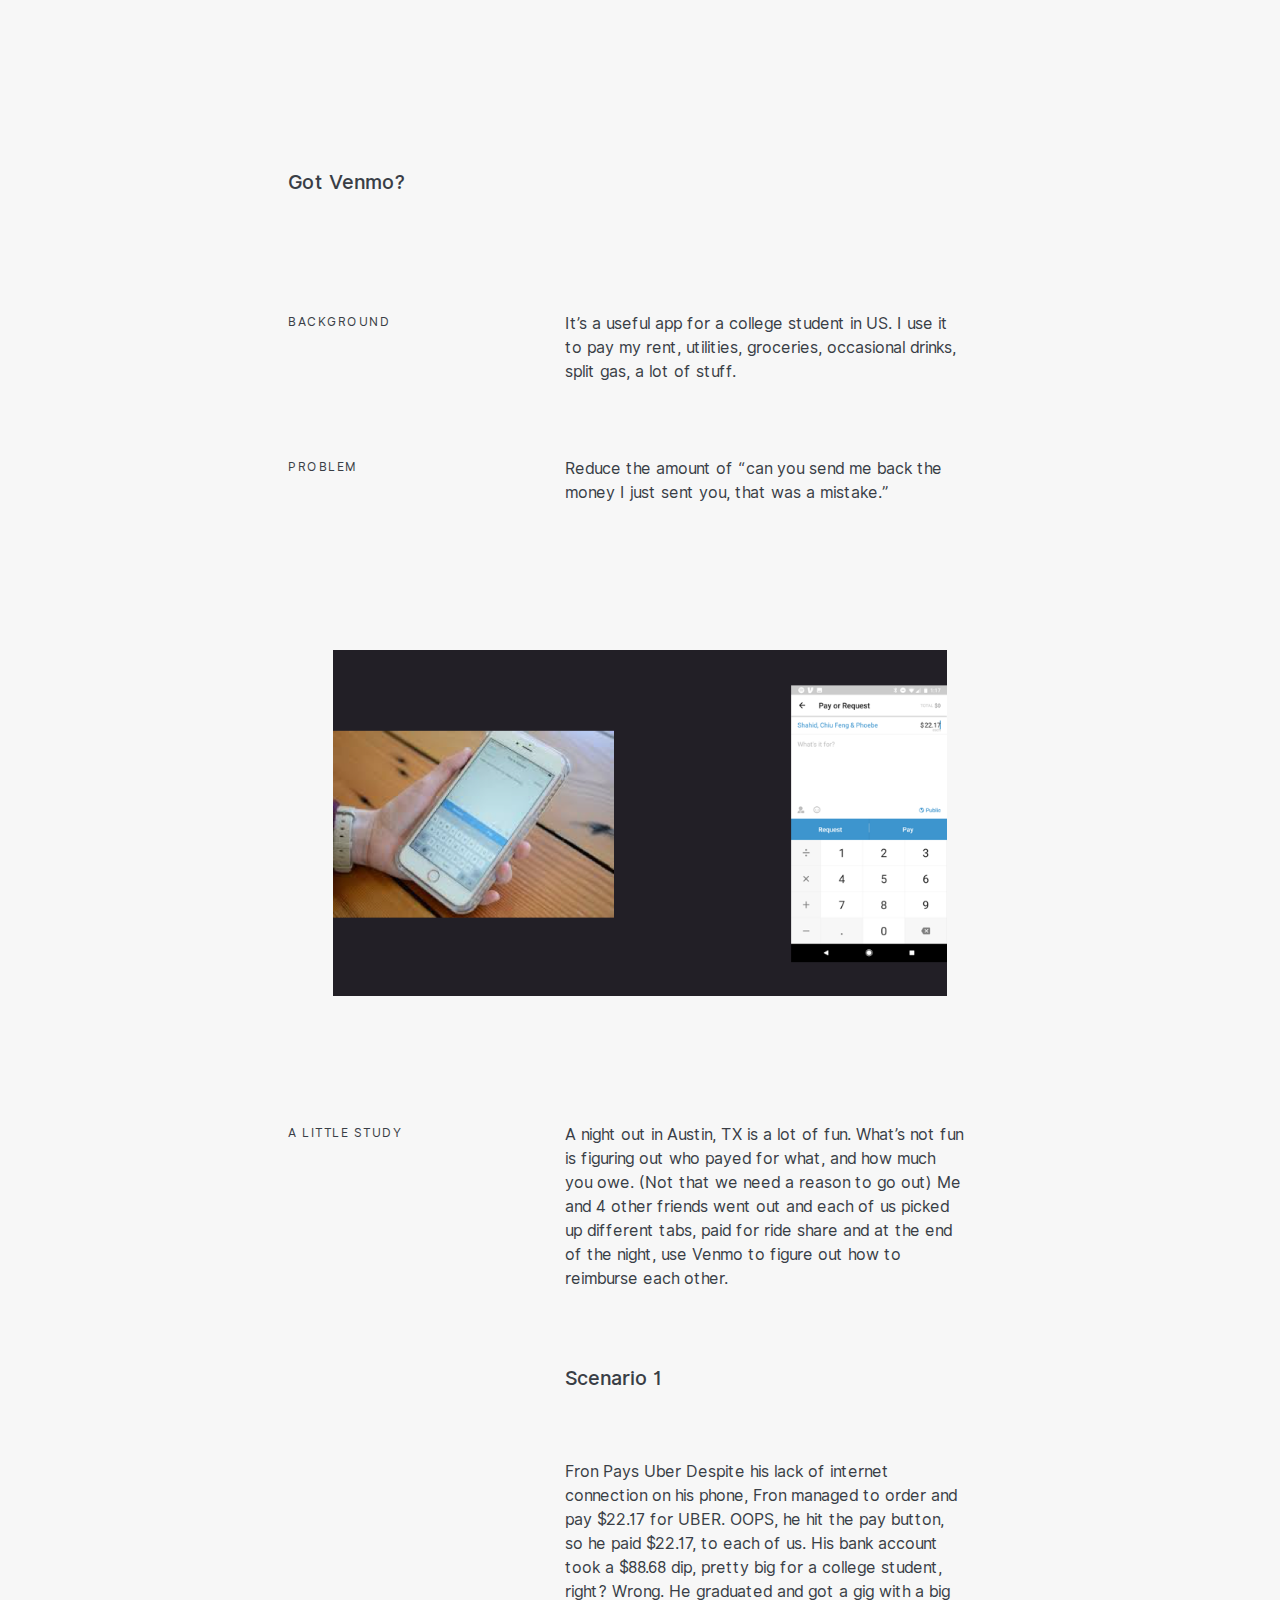
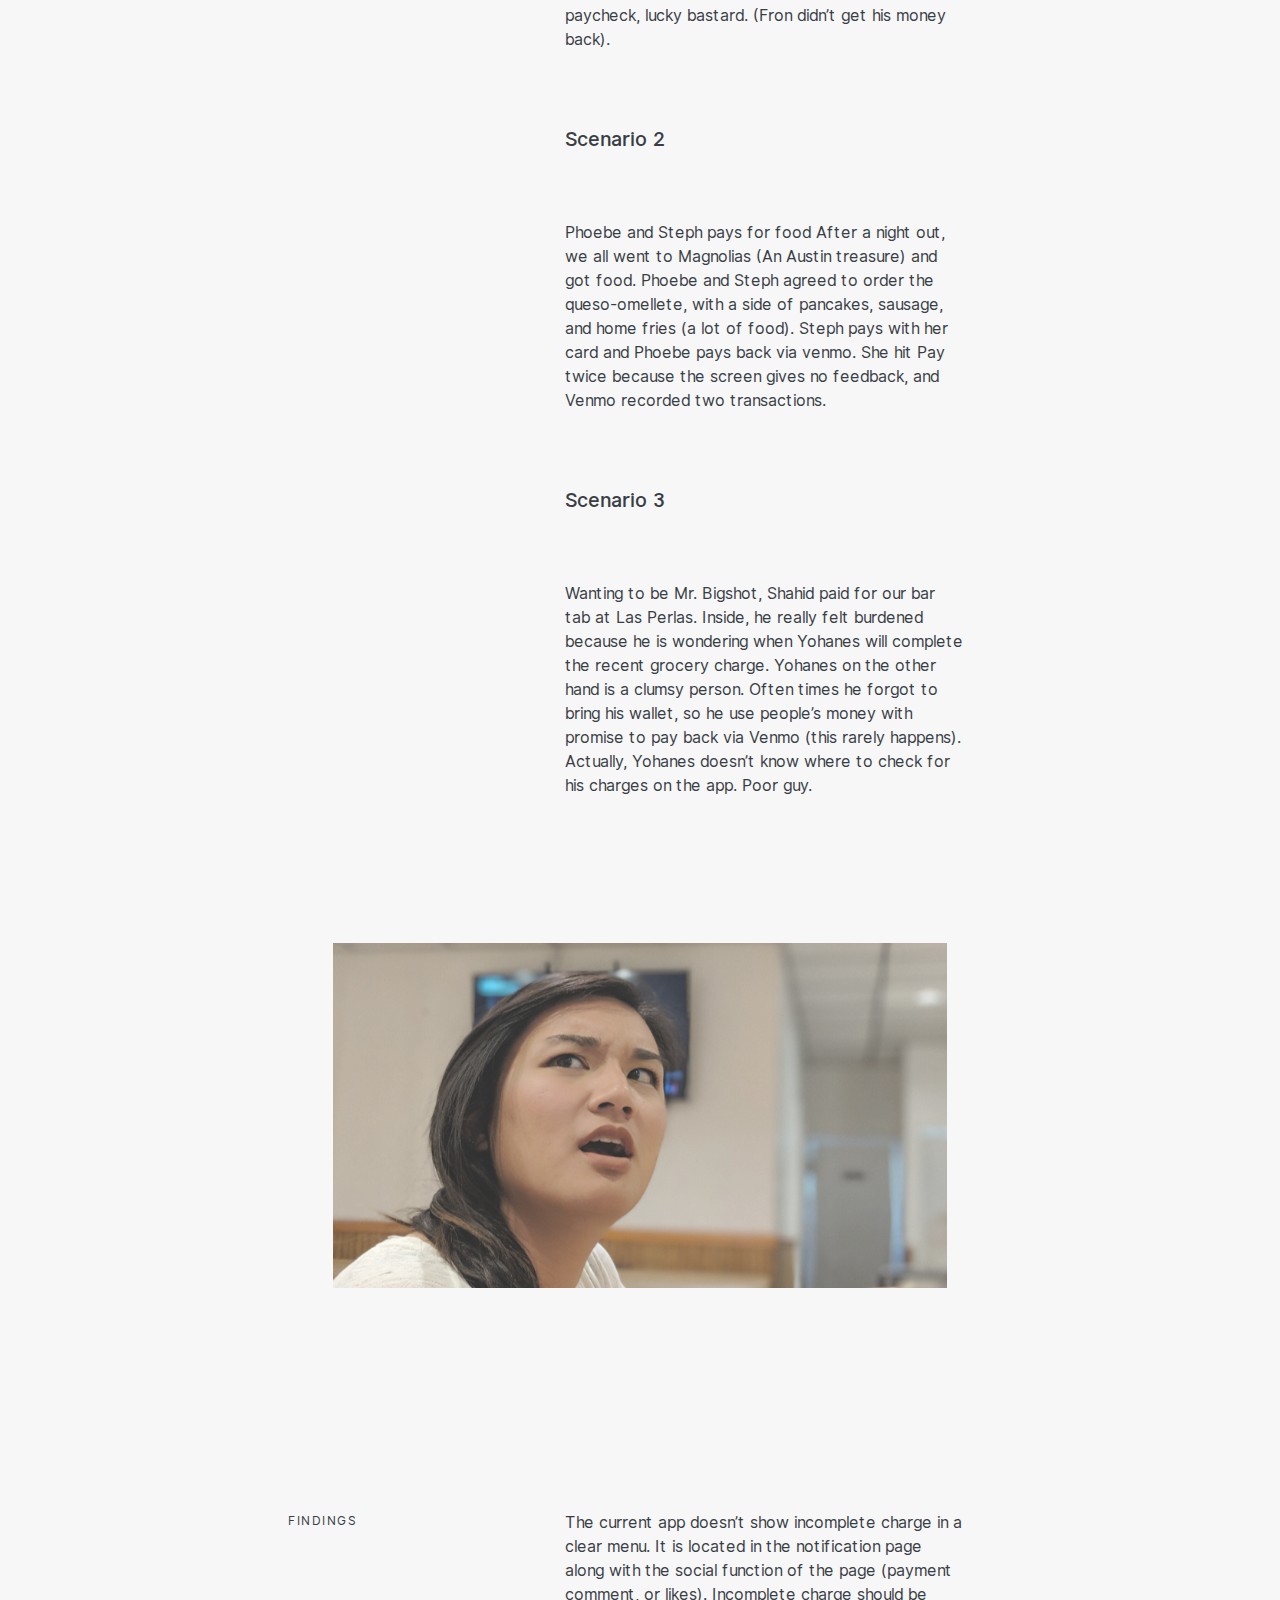
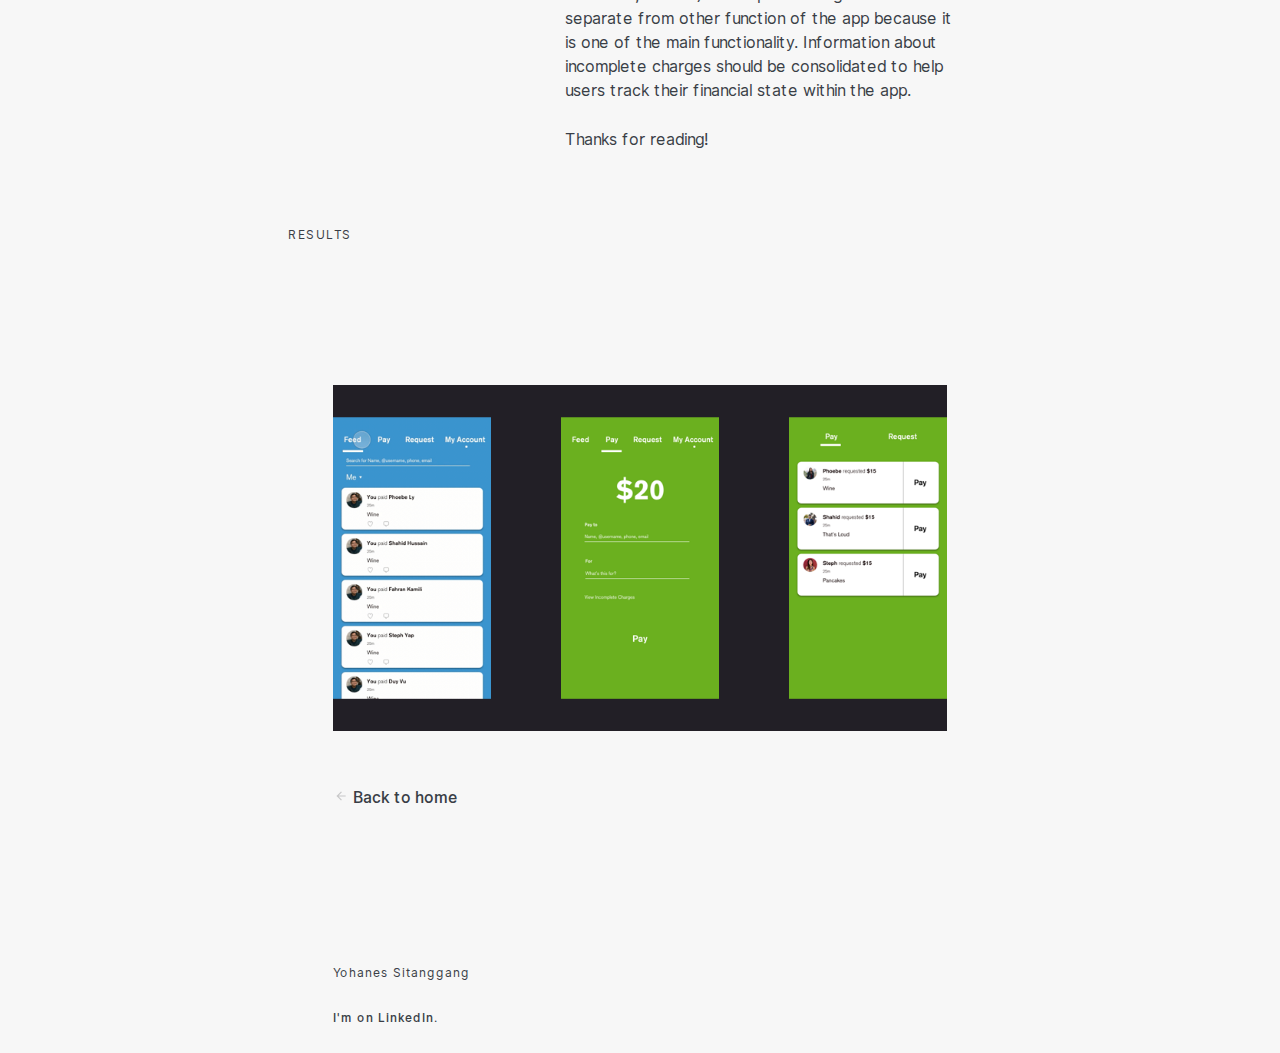
<file: venmo.html>
<!DOCTYPE html>
<html lang="en">
<head>


  <!-- Basic Page Needs
  –––––––––––––––––––––––––––––––––––––––––––––––––– -->
  <meta charset="utf-8">
  <title>Yohanes Sitanggang</title>
  <meta name="description" content="I'm Yohanes Sitanggang, a Product Designer at GetCraft."
  <meta name="author" content="">

  <!-- Mobile Specific Metas
  –––––––––––––––––––––––––––––––––––––––––––––––––– -->
  <meta name="viewport" content="width=device-width, initial-scale=1">

  <!-- CSS
  –––––––––––––––––––––––––––––––––––––––––––––––––– -->
  <link rel="stylesheet" href="css/normalize.css">
  <link rel="stylesheet" href="css/skeleton.css">
  <link rel="stylesheet" href="css/main.css">
  <link rel="stylesheet" href="css/animate.css">
  <link rel="stylesheet" href="css/hover.css">

  <!-- Favicon
  –––––––––––––––––––––––––––––––––––––––––––––––––– -->
  <link rel="icon" type="image/png" href="images/dot.png">

  <!-- jsQuery
    –––––––––––––––––––––––––––––––––––––––––––––––––– -->

  <script src="https://ajax.googleapis.com/ajax/libs/jquery/3.1.0/jquery.min.js"></script>
  <script>
  $(document).ready(function(){
      $("#moon").click(function(){
          $("body").addClass("day");
          $("body").removeClass("night");
      });
      $("#sun").click(function(){
          $("body").removeClass("day");
          $("body").addClass("night");
      });
  });

</script>


<script>
// Set the date we're counting down to
var countDownDate = new Date("June 1, 2018 09:00:00").getTime();

// Update the count down every 1 second
var x = setInterval(function() {

    // Get todays date and time
    var now = new Date().getTime();

    // Find the distance between now and the count down date
    var distance = now - countDownDate;

    // Time calculations for days, hours, minutes and seconds
    var days = Math.floor(distance / (1000 * 60 * 60 * 24));
    var hours = Math.floor((distance % (1000 * 60 * 60 * 24)) / (1000 * 60 * 60));
    var minutes = Math.floor((distance % (1000 * 60 * 60)) / (1000 * 60));
    var seconds = Math.floor((distance % (1000 * 60)) / 1000);

    // Output the result in an element with id="counter"
    document.getElementById("counter").innerHTML = days + " days, " + hours + " hour" + (hours === 1 ? "" : "s") + ", " + minutes + " minute" + (minutes === 1 ? "" : "s") + ", and "  + seconds + " second" + (seconds === 1 ? "" : "s");

    // If the count down errors, write some text
    if (distance < 0) {
        clearInterval(x);
        document.getElementById("counter").innerHTML = "2 years";
    }
}, 1000);
</script>

    <!-- Google Analytics
    –––––––––––––––––––––––––––––––––––––––––––––––––– -->

  <script>
        (function(i,s,o,g,r,a,m){i['GoogleAnalyticsObject']=r;i[r]=i[r]||function(){
        (i[r].q=i[r].q||[]).push(arguments)},i[r].l=1*new Date();a=s.createElement(o),
        m=s.getElementsByTagName(o)[0];a.async=1;a.src=g;m.parentNode.insertBefore(a,m)
        })(window,document,'script','//www.google-analytics.com/analytics.js','ga');

        ga('create', 'UA-48335777-1', 'auto');
        ga('send', 'pageview');

    </script>

    <script>
      var trackOutboundLink = function(url) {
         ga('send', 'event', 'outbound', 'click', url, {
           'transport': 'beacon',
           'hitCallback': function(){document.location = url;}
         });
      }
    </script>

</head>
<body>

  <!-- Primary Page Layout
  –––––––––––––––––––––––––––––––––––––––––––––––––– -->

<body class="night">
<div class="venmo-hero-image">
  <div class="hero-text">
  </div>
</div>
<div class="spacer48"></div>
<div class="container animated fadeIn one">
  <div class ="row">
    <div class ="four columns">
      <h1>Got Venmo?</h1>
    </div>
  </div>
  <div class="spacer48"></div>
  <div class="row group">
    <div class="three columns icon">
   		<h4>Background</h4>
    </div>
    <div class="seven columns offset-by-two">
      <div class="animated fadeIn two">
       <p>It’s a useful app for a college student in US. I use it to pay my rent, utilities, groceries, occasional drinks, split gas, a lot of stuff.</p>
      </div>
    </div>
  </div>
  <div class="spacer48"></div>
  <div class="row group">
    <div class="three columns icon">
   		<h4>Problem</h4>
    </div>
    <div class="seven columns offset-by-two">
      <div class="animated fadeIn two">
       <p>Reduce the amount of “can you send me back the money I just sent you, that was a mistake.”</p>
      </div>
    </div>
  </div>
</div>

<div class="row">
  <div class="six columns offset-by-three">
    <img class="u-max-full-width" src="images/venmo-current.png">
  </div>
</div>
<div class = "container animated fadeIn two">
  <div class="row group">
    <div class="three columns icon">
   		<h4>A little study</h4>
    </div>
    <div class="seven columns offset-by-two">
      <div class="animated fadeIn two">
       <p> A night out in Austin, TX is a lot of fun. What’s not fun is figuring out who payed for what, and how much you owe. (Not that we need a reason to go out) Me and 4 other friends went out and each of us picked up different tabs, paid for ride share and at the end of the night, use Venmo to figure out how to reimburse each other.</p>
       <div class="spacer48"> </div>
       <h1>Scenario 1</h1><p>Fron Pays Uber Despite his lack of internet connection on his phone, Fron managed to order and pay $22.17 for UBER. OOPS, he hit the pay button, so he paid $22.17, to each of us. His bank account took a $88.68 dip, pretty big for a college student, right? Wrong. He graduated and got a gig with a big paycheck, lucky bastard. (Fron didn’t get his money back).</p>
      <div class="spacer48"> </div>
      <h1>Scenario 2</h1><p>Phoebe and Steph pays for food After a night out, we all went to Magnolias (An Austin treasure) and got food. Phoebe and Steph agreed to order the queso-omellete, with a side of pancakes, sausage, and home fries (a lot of food). Steph pays with her card and Phoebe pays back via venmo. She hit Pay twice because the screen gives no feedback, and Venmo recorded two transactions.</p>
      <div class="spacer48"> </div>
      <h1>Scenario 3</h1><p>Wanting to be Mr. Bigshot, Shahid paid for our bar tab at Las Perlas. Inside, he really felt burdened because he is wondering when Yohanes will complete the recent grocery charge. Yohanes on the other hand is a clumsy person. Often times he forgot to bring his wallet, so he use people’s money with promise to pay back via Venmo (this rarely happens). Actually, Yohanes doesn’t know where to check for his charges on the app. Poor guy.</p>
     </div>
    </div>
  </div>
</div>
  <div class="row">
    <div class="six columns offset-by-three">
      <img class="u-max-full-width" src="images/venmo-in-use.png" style="opacity:0.8">
    </div>
  </div>
  <div class = "spacer48"></div>

  <div class="spacer48"></div>
<div class= "container animated FadeIn two">
  <div class="row group">
    <div class="three columns icon">
   		<h4>Findings</h4>
    </div>
    <div class="seven columns offset-by-two">
      <div class="animated fadeIn two">
       <p>The current app doesn’t show incomplete charge in a clear menu. It is located in the notification page along with the social function of the page (payment comment, or likes). Incomplete charge should be separate from other function of the app because it is one of the main functionality. Information about incomplete charges should be consolidated to help users track their financial state within the app.</p>
       <p> Thanks for reading!</p>
      </div>
    </div>
  </div>
  <div class="spacer48"></div>
  <div class="row group">
    <div class="three columns icon">
   		<h4>Results</h4>
    </div>
  </div>
</div>
<div class="row">
  <div class="six columns offset-by-three">
    <img class="u-max-full-width" src="images/venmo-results.png">
  </div>
</div>
<div class="row">
  <div class="six columns offset-by-three">
    <div class="spacer48"></div>
    <p><svg style="width:16px;height:14px" viewBox="0 0 24 24"><path fill="#C8C8C9" d="M20,11V13H8L13.5,18.5L12.08,19.92L4.16,12L12.08,4.08L13.5,5.5L8,11H20Z"/></svg><a href="index.html" target="_blank" class="underline"> Back to home</p></a>
  </div>
</div>

<footer>
  <div class = "row group">
    <div class = "three columns offset-by-three">
      <p>Yohanes Sitanggang</p>
      <p><a href="https://www.linkedin.com/in/yohanesit"> I'm on LinkedIn</a>.</p>
    </div>
  </div>
</footer>


<!-- End Document
  –––––––––––––––––––––––––––––––––––––––––––––––––– -->
</body>
</html>
</file>
<file: css/skeleton.css>
/*
* Skeleton V2.0.4
* Copyright 2014, Dave Gamache
* www.getskeleton.com
* Free to use under the MIT license.
* http://www.opensource.org/licenses/mit-license.php
* 12/29/2014
*/


/* Table of contents
––––––––––––––––––––––––––––––––––––––––––––––––––
- Grid
- Base Styles
- Typography
- Links
- Buttons
- Forms
- Lists
- Code
- Tables
- Spacing
- Utilities
- Clearing
- Media Queries
*/


/* Grid
–––––––––––––––––––––––––––––––––––––––––––––––––– */
.container {
  position: relative;
  width: 100%;
  max-width: 704px;
  margin: 40px auto;
  padding: 0 32px;
  box-sizing: border-box; }
.column,
.columns {
  width: 100%;
  float: left;
  box-sizing: border-box; }
.three.columns {
  width: 50%;
}
.three.columns.icon {
  width: 100%;
}
.six.columns {
  width: 100%;
}

/* For devices larger than 400px */
@media (min-width: 400px) {
  .container {
    width: 85%;
    padding: 0; }
}

/* For devices larger than 550px */
@media (min-width: 550px) {
  .container {
    margin: 120px auto;
    width: 80%; }
  .column,
  .columns {
    margin-left: 4%; }
  .column:first-child,
  .columns:first-child {
    margin-left: 0; }
  .three.columns.icon {
  width: 22%;
}

  .one.column,
  .one.columns                    { width: 4.66666666667%; }
  .two.columns                    { width: 13.3333333333%; }
  .three.columns                  { width: 22%;            }
  .four.columns                   { width: 30.6666666667%; }
  .five.columns                   { width: 39.3333333333%; }
  .six.columns                    { width: 48%;            }
  .seven.columns                  { width: 56.6666666667%; }
  .eight.columns                  { width: 65.3333333333%; }
  .nine.columns                   { width: 74.0%;          }
  .ten.columns                    { width: 82.6666666667%; }
  .eleven.columns                 { width: 91.3333333333%; }
  .twelve.columns                 { width: 100%; margin-left: 0; }

  .one-third.column               { width: 30.6666666667%; }
  .two-thirds.column              { width: 65.3333333333%; }

  .one-half.column                { width: 48%; }

  /* Offsets */
  .offset-by-one.column,
  .offset-by-one.columns          { margin-left: 8.66666666667%; }
  .offset-by-two.column,
  .offset-by-two.columns          { margin-left: 17.3333333333%; }
  .offset-by-three.column,
  .offset-by-three.columns        { margin-left: 26%;            }
  .offset-by-four.column,
  .offset-by-four.columns         { margin-left: 34.6666666667%; }
  .offset-by-five.column,
  .offset-by-five.columns         { margin-left: 43.3333333333%; }
  .offset-by-six.column,
  .offset-by-six.columns          { margin-left: 48%;            }
  .offset-by-seven.column,
  .offset-by-seven.columns        { margin-left: 60.6666666667%; }
  .offset-by-eight.column,
  .offset-by-eight.columns        { margin-left: 69.3333333333%; }
  .offset-by-nine.column,
  .offset-by-nine.columns         { margin-left: 78.0%;          }
  .offset-by-ten.column,
  .offset-by-ten.columns          { margin-left: 86.6666666667%; }
  .offset-by-eleven.column,
  .offset-by-eleven.columns       { margin-left: 95.3333333333%; }

  .offset-by-one-third.column,
  .offset-by-one-third.columns    { margin-left: 34.6666666667%; }
  .offset-by-two-thirds.column,
  .offset-by-two-thirds.columns   { margin-left: 69.3333333333%; }

  .offset-by-one-half.column,
  .offset-by-one-half.columns     { margin-left: 52%; }

}


/* Base Styles
––––––––––––––––––––––––––––––––––––––––––––––––––
/* NOTE
html is set to 62.5% so that all the REM measurements throughout Skeleton
are based on 10px sizing. So basically 1.5rem = 15px :) */
html {
  font-size: 62.5%; }
body {
  font-size: 1.5em; /* currently ems cause chrome bug misinterpreting rems on body element */
  line-height: 1.6;
  font-weight: 400;
  font-family: "Raleway", "HelveticaNeue", "Helvetica Neue", Helvetica, Arial, sans-serif;
  color: #222; }


/* Typography
–––––––––––––––––––––––––––––––––––––––––––––––––– */
h1, h2, h3, h4, h5, h6 {
  margin-top: 0;
  margin-bottom: 2rem;
  font-weight: 300; }
h1 { font-size: 4.0rem; line-height: 1.2;  letter-spacing: -.1rem;}
h2 { font-size: 3.6rem; line-height: 1.25; letter-spacing: -.1rem; }
h3 { font-size: 3.0rem; line-height: 1.3;  letter-spacing: -.1rem; }
h4 { font-size: 2.4rem; line-height: 1.35; letter-spacing: -.08rem; }
h5 { font-size: 1.8rem; line-height: 1.5;  letter-spacing: -.05rem; }
h6 { font-size: 1.5rem; line-height: 1.6;  letter-spacing: 0; }

/* Larger than phablet */
@media (min-width: 550px) {
  h1 { font-size: 5.0rem; }
  h2 { font-size: 4.2rem; }
  h3 { font-size: 3.6rem; }
  h4 { font-size: 3.0rem; }
  h5 { font-size: 2.4rem; }
  h6 { font-size: 1.5rem; }
}

p {
  margin-top: 0; }


/* Links
–––––––––––––––––––––––––––––––––––––––––––––––––– */
a {
  color: #1EAEDB; }
a:hover {
  color: #0FA0CE; }


/* Buttons
–––––––––––––––––––––––––––––––––––––––––––––––––– */
.button,
button,
input[type="submit"],
input[type="reset"],
input[type="button"] {
  display: inline-block;
  height: 38px;
  padding: 0 30px;
  color: #555;
  text-align: center;
  font-size: 11px;
  font-weight: 600;
  line-height: 38px;
  letter-spacing: .1rem;
  text-transform: uppercase;
  text-decoration: none;
  white-space: nowrap;
  background-color: transparent;
  border-radius: 4px;
  border: 1px solid #bbb;
  cursor: pointer;
  box-sizing: border-box; }
.button:hover,
button:hover,
input[type="submit"]:hover,
input[type="reset"]:hover,
input[type="button"]:hover,
.button:focus,
button:focus,
input[type="submit"]:focus,
input[type="reset"]:focus,
input[type="button"]:focus {
  color: #333;
  border-color: #888;
  outline: 0; }
.button.button-primary,
button.button-primary,
input[type="submit"].button-primary,
input[type="reset"].button-primary,
input[type="button"].button-primary {
  color: #FFF;
  background-color: #33C3F0;
  border-color: #33C3F0; }
.button.button-primary:hover,
button.button-primary:hover,
input[type="submit"].button-primary:hover,
input[type="reset"].button-primary:hover,
input[type="button"].button-primary:hover,
.button.button-primary:focus,
button.button-primary:focus,
input[type="submit"].button-primary:focus,
input[type="reset"].button-primary:focus,
input[type="button"].button-primary:focus {
  color: #FFF;
  background-color: #1EAEDB;
  border-color: #1EAEDB; }


/* Forms
–––––––––––––––––––––––––––––––––––––––––––––––––– */
input[type="email"],
input[type="number"],
input[type="search"],
input[type="text"],
input[type="tel"],
input[type="url"],
input[type="password"],
textarea,
select {
  height: 38px;
  padding: 6px 10px; /* The 6px vertically centers text on FF, ignored by Webkit */
  background-color: #fff;
  border: 1px solid #D1D1D1;
  border-radius: 4px;
  box-shadow: none;
  box-sizing: border-box; }
/* Removes awkward default styles on some inputs for iOS */
input[type="email"],
input[type="number"],
input[type="search"],
input[type="text"],
input[type="tel"],
input[type="url"],
input[type="password"],
textarea {
  -webkit-appearance: none;
     -moz-appearance: none;
          appearance: none; }
textarea {
  min-height: 65px;
  padding-top: 6px;
  padding-bottom: 6px; }
input[type="email"]:focus,
input[type="number"]:focus,
input[type="search"]:focus,
input[type="text"]:focus,
input[type="tel"]:focus,
input[type="url"]:focus,
input[type="password"]:focus,
textarea:focus,
select:focus {
  border: 1px solid #33C3F0;
  outline: 0; }
label,
legend {
  display: block;
  margin-bottom: .5rem;
  font-weight: 600; }
fieldset {
  padding: 0;
  border-width: 0; }
input[type="checkbox"],
input[type="radio"] {
  display: inline; }
label > .label-body {
  display: inline-block;
  margin-left: .5rem;
  font-weight: normal; }


/* Lists
–––––––––––––––––––––––––––––––––––––––––––––––––– */
ul {
  list-style: circle inside; }
ol {
  list-style: decimal inside; }
ol, ul {
  padding-left: 0;
  margin-top: 0; }
ul ul,
ul ol,
ol ol,
ol ul {
  margin: 1.5rem 0 1.5rem 3rem;
  font-size: 90%; }
li {
  margin-bottom: 1rem; }


/* Code
–––––––––––––––––––––––––––––––––––––––––––––––––– */
code {
  padding: .2rem .5rem;
  margin: 0 .2rem;
  font-size: 90%;
  white-space: nowrap;
  background: #F1F1F1;
  border: 1px solid #E1E1E1;
  border-radius: 4px; }
pre > code {
  display: block;
  padding: 1rem 1.5rem;
  white-space: pre; }


/* Tables
–––––––––––––––––––––––––––––––––––––––––––––––––– */
th,
td {
  padding: 12px 15px;
  text-align: left;
  border-bottom: 1px solid #E1E1E1; }
th:first-child,
td:first-child {
  padding-left: 0; }
th:last-child,
td:last-child {
  padding-right: 0; }


/* Spacing
–––––––––––––––––––––––––––––––––––––––––––––––––– */
button,
.button {
  margin-bottom: 1rem; }
input,
textarea,
select,
fieldset {
  margin-bottom: 1.5rem; }
pre,
blockquote,
dl,
figure,
table,
p,
ul,
ol,
form {
  margin-bottom: 2.5rem; }


/* Utilities
–––––––––––––––––––––––––––––––––––––––––––––––––– */
.u-full-width {
  width: 100%;
  box-sizing: border-box; }
.u-max-full-width {
  max-width: 100%;
  box-sizing: border-box; }
.u-pull-right {
  float: right; }
.u-pull-left {
  float: left; }


/* Misc
–––––––––––––––––––––––––––––––––––––––––––––––––– */
hr {
  margin-top: 3rem;
  margin-bottom: 3.5rem;
  border-width: 0;
  border-top: 1px solid #E1E1E1; }


/* Clearing
–––––––––––––––––––––––––––––––––––––––––––––––––– */

/* Self Clearing Goodness */
.container:after,
.row:after,
.u-cf {
  content: "";
  display: table;
  clear: both; }


/* Media Queries
–––––––––––––––––––––––––––––––––––––––––––––––––– */
/*
Note: The best way to structure the use of media queries is to create the queries
near the relevant code. For example, if you wanted to change the styles for buttons
on small devices, paste the mobile query code up in the buttons section and style it
there.
*/


/* Larger than mobile */
@media (min-width: 400px) {}

/* Larger than phablet (also point when grid becomes active) */
@media (min-width: 550px) {}

/* Larger than tablet */
@media (min-width: 750px) {}

/* Larger than desktop */
@media (min-width: 1000px) {}

/* Larger than Desktop HD */
@media (min-width: 1200px) {}
</file>
<file: css/main.css>
/*
* Maddie Simens
* Copyright 2017
*/


/* #Basic elements
================================================== */

@font-face {
	font-family: Inter-UI;
	src: url(../fonts/Inter-UI-Regular.ttf);
}

@font-face {
	font-family: Inter-UI-Medium;
	src: url(../fonts/Inter-UI-Medium.ttf);
}

/* @font-face {
	font-family: NeueHaasMedium;
	src: url(../fonts/NHaasGroteskTXPro-75Bd.ttf);
} */

* {
	-webkit-font-smoothing: antialiased;
	margin:0;
    padding: 0;
}

body.night a {
	color: #393E46;
	font-family: Inter-UI-Medium;
	text-decoration: none;
}

.underline {
  display: inline;
  position: relative;
  overflow: hidden;
  width: 40px;
}

.underline:after {
  content: "";
  position: absolute;
  z-index: -1;
  left: 0;
  right: 100%;
  bottom: -3px;
  background: #8A898C;
  height: 1.5px;
  transition-property: left right;
  transition-duration: 0.2s;
  transition-timing-function: ease-out;
}
.underline:hover:after,
.underline:focus:after,
.underline:active:after {
  right: 0;
}

.underline-rdio {
  display: inline;
  position: relative;
  overflow: hidden;
  width: 40px;
}

.underline-rdio:after {
  content: "";
  position: absolute;
  z-index: 1;
  left: 0;
  right: 100%;
  bottom: 8px;
  background: #221F26; /* 221F26 */
  height: 1px;
  transition-property: left right;
  transition-duration: 0.175s;
  transition-timing-function: ease-out;
}
.underline-rdio:hover:after,
.underline-rdio:focus:after,
.underline-rdio:active:after {
  right: 0;
}

#rdio-psa {
	color: #393E46;
	font-family: Inter-UI;
	font-size: 12px;
	letter-spacing: 0.75px;
	line-height: 20px;
	margin-top: 4px;
	opacity: 0;
	transition-duration: 0.4s;
    transition-timing-function: ease-in;
}

.underline-rdio:hover + #rdio-psa {
	opacity: 1;
}


body.night {
	background-color: #F7F7F7;
	color: #393E46;
	font-family: Inter-UI;
	font-size: 16px;
	line-height: 24px;
}

footer {
	color: #393E46;
	font-family: Inter-UI;
	font-size: 12px;
	letter-spacing: 1px;
	line-height: 20px;
	margin-top: 128px;

}

body.night h1 {
	color: #393E46;
	font-family: Inter-UI-Medium;
	font-size: 20px;
	letter-spacing: .25px;
	line-height: 28px;
	padding-bottom: 48px;
}

body.night h2 {
	color: #393E46;
	font-family: Inter-UI-Medium;
	font-size: 16px;
	letter-spacing: .25px;
	line-height: 24px;
	margin-bottom: 48px;
}

body.night h3 {
	color: #393E46;
	font-family: Inter-UI;
	font-size: 16px;
	letter-spacing: 0.35px;
	line-height: 24px;
	margin-bottom: 4px;
}

body.night h4 {
	color: #393E46;
	font-family: Inter-UI;
	font-size: 12px;
	letter-spacing: 1.5px;
	line-height: 20px;
	margin-top: 0px;
	text-transform: uppercase;
}

body.night #moon {
	cursor: pointer;
	width: 20px;
}

body.night #sun {
	display: none;
}

.spacer48 {
	height: 48px;
	width: 100%;
}

.rectangle {
	width: device-width;
	height: 8px;
	background: linear-gradient(270deg, #FFFFFF 0%, #F8B500 98.63%);
}

/* For devices smaller than 400px */
@media (max-width: 550px) {
body.night #moon {
	margin-bottom: 80px;
	padding-right: 8px;
	width: 20px;
	float: right
}




/* Day mode styling */



}
</file>
